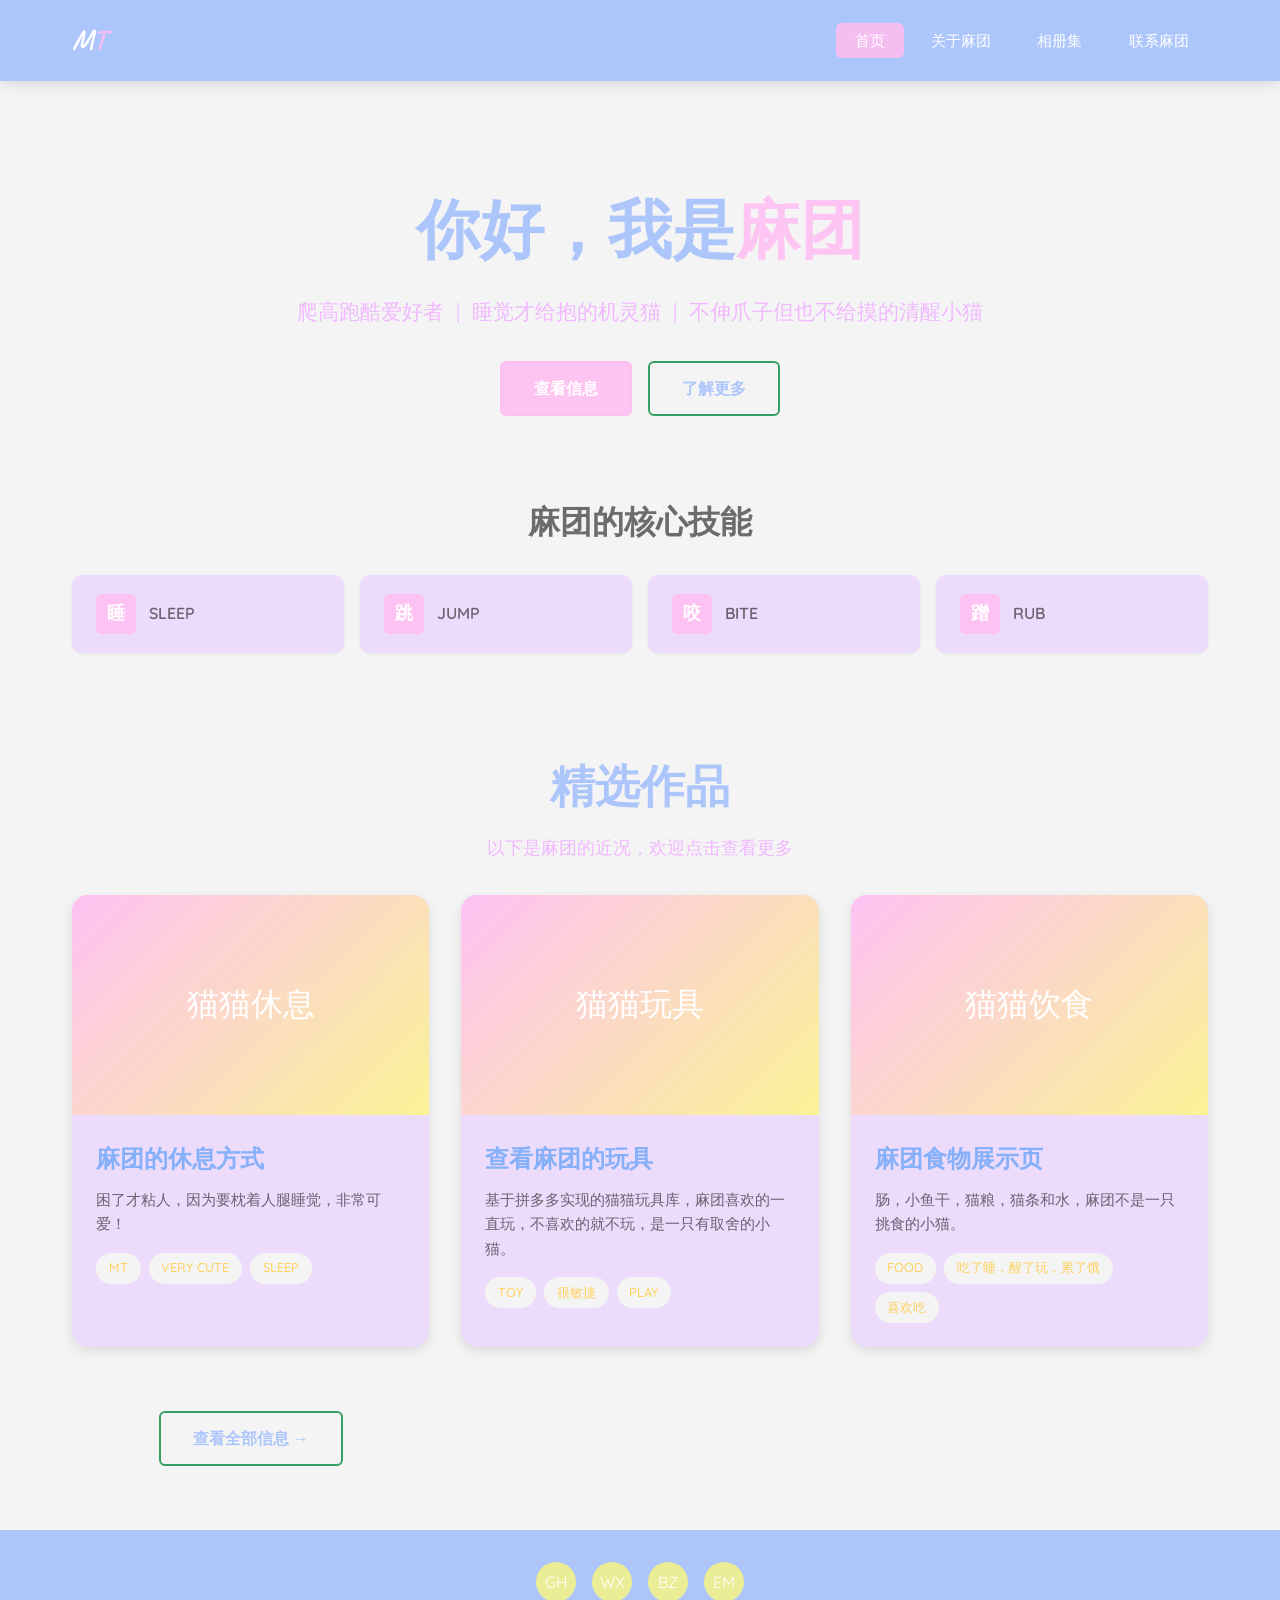
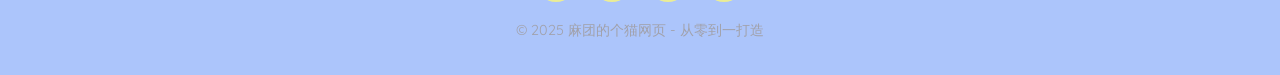
<file: index.html>
<!doctype html>
<html lang="zh-CN">
  <head>
    <meta charset="UTF-8" />
    <meta name="viewport" content="width=device-width, initial-scale=1.0" />
    <title>麻团的个猫网页</title>
    <link rel="stylesheet" href="css/style.css">
  </head>

  <body>
    <header>
      <div class="header-inner">
        <a href="index.html" class="logo">M<span>T</span></a>
        <button
          class="menu-toggle"
          onclick="document.querySelector('nav').classList.toggle('open')"
          aria-label="打开导航菜单"
        >
          ☰
        </button>
        <nav>
          <ul>
            <li><a href="index.html" class="active">首页</a></li>
            <li><a href="about.html">关于麻团</a></li>
            <li><a href="works.html">相册集</a></li>
            <li><a href="contact.html">联系麻团</a></li>
          </ul>
        </nav>
      </div>
    </header>

    <main>
      <section class="hero">
        <h1>你好，我是<span>麻团</span></h1>
        <p class="subtitle">
          爬高跑酷爱好者  |  睡觉才给抱的机灵猫  |  不伸爪子但也不给摸的清醒小猫
        </p>
        <div class="hero-cta">
          <a href="works.html" class="btn btn-primary">查看信息</a>
          <a href="about.html" class="btn btn-outline">了解更多</a>
        </div>
      </section>

    <section class="skills-section">
      <h3>麻团的核心技能</h3>
      <div class="skills-grid">
        <div class="skill-item stagger-1">
          <div class="skill-icon">睡</div>  
          <span class="skill-name">SLEEP</span>
        </div>
        <div class="skill-item stagger-2">
          <div class="skill-icon">跳</div>
          <span class="skill-name">JUMP</span>
        </div>
        <div class="skill-item stagger-3">
          <div class="skill-icon">咬</div>
          <span class="skill-name">BITE</span>
        </div>
        <div class="skill-item stagger-4">
          <div class="skill-icon">蹭</div>
          <span class="skill-name">RUB</span>
        </div>
      </div>
    </section>

    <section class="works-section" style="margin-top: 2rem;">
      <h1>精选作品</h1>
      <p class="section-desc">以下是麻团的近况，欢迎点击查看更多</p>
      <div class="works-grid">
        <div class="work-card">
          <div class="work-card-img">猫猫休息</div>
          <div class="work-info">
            <h3>麻团的休息方式</h3>
            <p>困了才粘人，因为要枕着人腿睡觉，非常可爱！</p>
            <div class="work-tags">
              <span class="tag">MT</span>
              <span class="tag">VERY CUTE</span>
              <span class="tag">SLEEP</span>
            </div>
          </div>
        </div>
      <div class="work-card">
        <div class="work-card-img">猫猫玩具</div>
        <div class="work-info">
          <h3>查看麻团的玩具</h3>
          <p>基于拼多多实现的猫猫玩具库，麻团喜欢的一直玩，不喜欢的就不玩，是一只有取舍的小猫。</p>
          <div class="work-tags">
            <span class="tag">TOY</span>
            <span class="tag">很敏捷</span>
            <span class="tag">PLAY</span>
          </div>
        </div>
      </div>
      <div class="work-card">
        <div class="work-card-img">猫猫饮食</div>
        <div class="work-info">
          <h3>麻团食物展示页</h3>
          <p>肠，小鱼干，猫粮，猫条和水，麻团不是一只挑食的小猫。</p>
          <div class="work-tags">
            <span class="tag">FOOD</span>
            <span class="tag">吃了睡，醒了玩，累了饿</span>
            <span class="tag">喜欢吃</span>
          </div>
        </div>
      </div>
      <div style="text-align: center;margin-top: 2rem;">
        <a href="works.html" class="btn btn-outline">查看全部信息 →</a>
      </div>
    </section>
 </main>

 <footer>
   <div class="footer-inner">
     <div class="footer-social">
       <a href="#" aria-label="GitHub">GH</a>
       <a href="#" aria-label="微信">WX</a>
       <a href="#" aria-label="B站">BZ</a>
       <a href="#" aria-label="邮箱">EM</a>
     </div>
     <p class="footer-copy">© 2025 麻团的个猫网页 - 从零到一打造</p>
   </div>
 </footer>
</body>
</html>
</file>
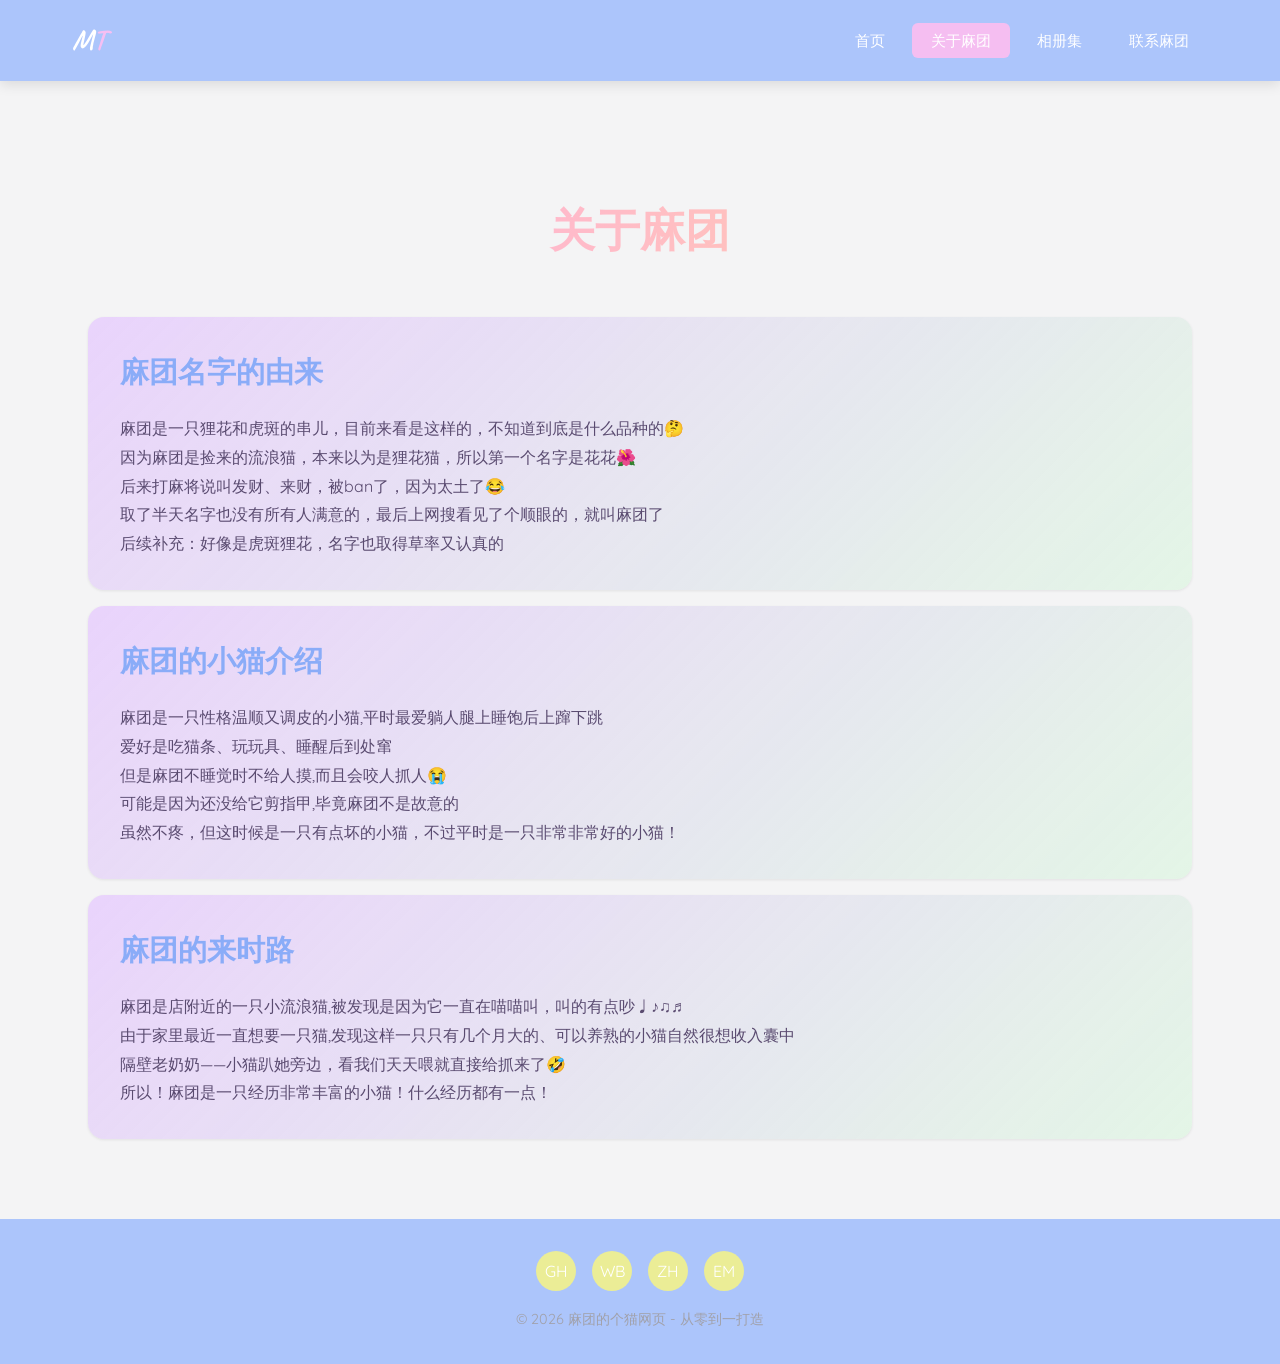
<file: about.html>
<!doctype html>
<html lang="zh-CN">
  <head>
    <meta charset="UTF-8" />
    <meta name="viewport" content="width=device-width, initial-scale=1.0" />
    <title>关于麻团 | 麻团的个猫网页</title>
    <link rel="stylesheet" href="css/style.css" />
  </head>

  <body>
    <header>
      <div class="header-inner">
        <a href="index.html" class="logo">M<span>T</span></a>
        <button
          class="menu-toggle"
          onclick="document.querySelector('nav').classList.toggle('open')"
          aria-label="打开导航菜单"
        >
          ☰
        </button>
        <nav>
          <ul>
            <li><a href="index.html">首页</a></li>
            <li><a href="about.html" class="active">关于麻团</a></li>
            <li><a href="works.html">相册集</a></li>
            <li><a href="contact.html">联系麻团</a></li>
          </ul>
        </nav>
      </div>
    </header>

    <main>
      <section class="about-section">
        <h1>关于麻团</h1>
        <!-- 网格容器，控制三张卡片横向排列 -->
        <div class=".info-grid">
          <!-- 卡片1：麻团名字的由来 -->
          <div class="info-card">
            <h3>麻团名字的由来</h3>
            <p>
              麻团是一只狸花和虎斑的串儿，目前来看是这样的，不知道到底是什么品种的🤔
            </p>
            <p>
              因为麻团是捡来的流浪猫，本来以为是狸花猫，所以第一个名字是花花🌺
            </p>
            <p>后来打麻将说叫发财、来财，被ban了，因为太土了😂</p>
            <p>
              取了半天名字也没有所有人满意的，最后上网搜看见了个顺眼的，就叫麻团了
            </p>
            <p>后续补充：好像是虎斑狸花，名字也取得草率又认真的</p>
          </div>

          <!-- 卡片2：麻团的小猫介绍 -->
          <div class="info-card">
            <h3>麻团的小猫介绍</h3>
            <p>麻团是一只性格温顺又调皮的小猫,平时最爱躺人腿上睡饱后上蹿下跳</p>
            <p>爱好是吃猫条、玩玩具、睡醒后到处窜</p>
            <p>但是麻团不睡觉时不给人摸,而且会咬人抓人😭</p>
            <p>可能是因为还没给它剪指甲,毕竟麻团不是故意的</p>
            <p>
              虽然不疼，但这时候是一只有点坏的小猫，不过平时是一只非常非常好的小猫！
            </p>
          </div>

          <!-- 卡片3：麻团的来时路 -->
          <div class="info-card">
            <h3>麻团的来时路</h3>
            <p>
              麻团是店附近的一只小流浪猫,被发现是因为它一直在喵喵叫，叫的有点吵♩♪♫♬
            </p>
            <p>
              由于家里最近一直想要一只猫,发现这样一只只有几个月大的、可以养熟的小猫自然很想收入囊中
            </p>
            <p>隔壁老奶奶——小猫趴她旁边，看我们天天喂就直接给抓来了🤣</p>
            <p>所以！麻团是一只经历非常丰富的小猫！什么经历都有一点！</p>
          </div>
        </div>
      </section>
    </main>

    <footer>
      <div class="footer-inner">
        <div class="footer-social">
          <a href="#" aria-label="GitHub">GH</a>
          <a href="#" aria-label="微博">WB</a>
          <a href="#" aria-label="知乎">ZH</a>
          <a href="#" aria-label="邮箱">EM</a>
        </div>
        <p class="footer-copy">© 2026 麻团的个猫网页 - 从零到一打造</p>
      </div>
    </footer>
  </body>
</html>
</file>
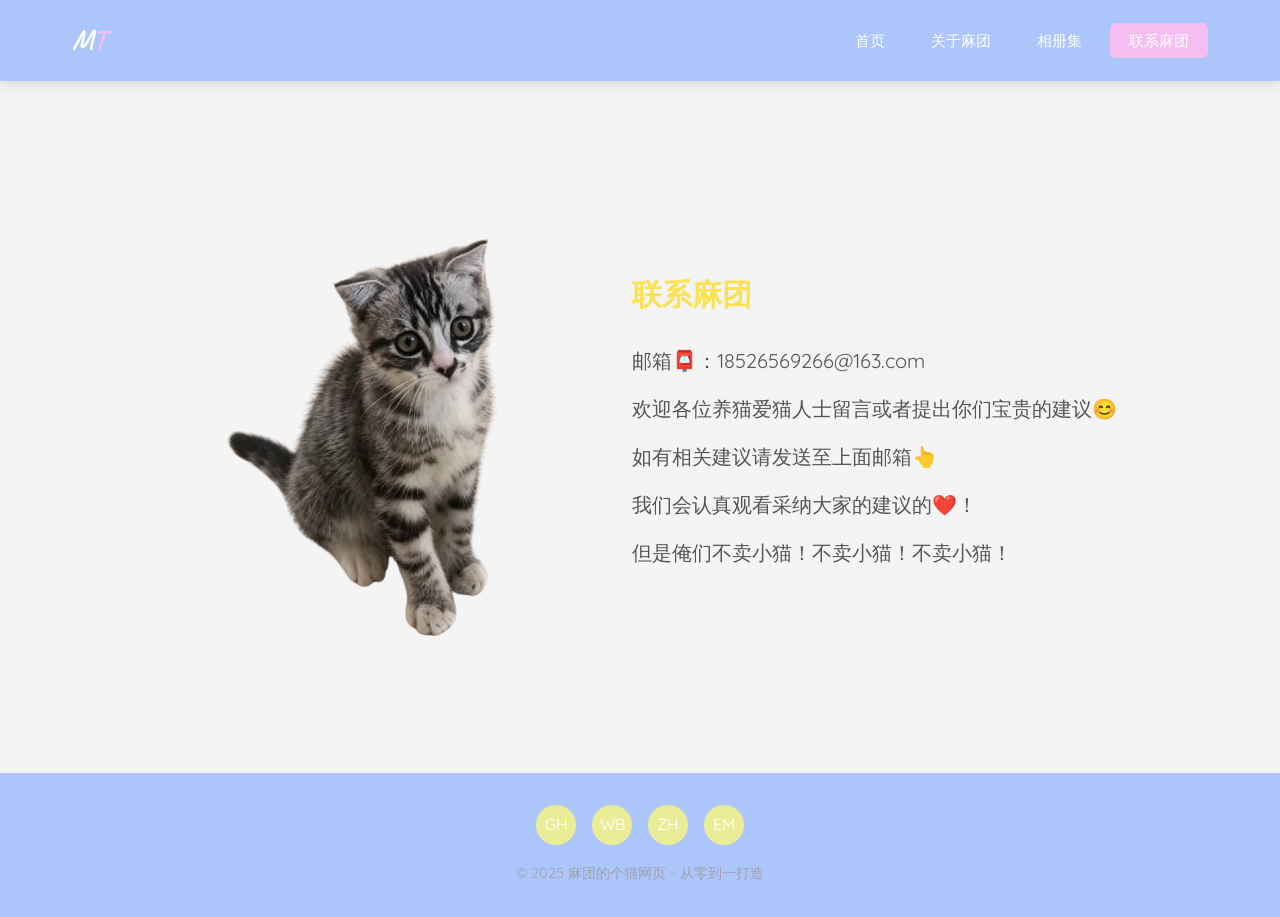
<file: contact.html>
<!doctype html>
<html lang="zh-CN">
  <head>
    <meta charset="UTF-8" />
    <meta name="viewport" content="width=device-width, initial-scale=1.0" />
    <title>联系麻团 | 麻团的个猫网页</title>
    <link rel="stylesheet" href="css/style.css" />
  </head>

  <body>
    <header>
      <div class="header-inner">
        <a href="index.html" class="logo">M<span>T</span></a>
        <button
          class="menu-toggle"
          onclick="document.querySelector('nav').classList.toggle('open')"
          aria-label="打开导航菜单"
        >
          ☰
        </button>
        <nav>
          <ul>
            <li><a href="index.html">首页</a></li>
            <li><a href="about.html">关于麻团</a></li>
            <li><a href="works.html">相册集</a></li>
            <li><a href="contact.html" class="active">联系麻团</a></li>
          </ul>
        </nav>
      </div>
    </header>

    <main>
      <section class="contact-section">
        <div class="contact-wrap">
          <div class="cat-part">
            <img
              src="cat_avatar.png"
              alt="麻团"
              title="Hi！我是麻团！I'm Matuan!"
            />
          </div>
          <div class="text-part">
            <h3 style="color: rgba(255, 218, 11, 0.693); font-size: 30px">
              联系麻团
            </h3>
            <p>邮箱📮：18526569266@163.com</p>
            <p>欢迎各位养猫爱猫人士留言或者提出你们宝贵的建议😊</p>
            <p>如有相关建议请发送至上面邮箱👆</p>
            <p>我们会认真观看采纳大家的建议的❤️！</p>
            <p>但是俺们不卖小猫！不卖小猫！不卖小猫！</p>
          </div>
        </div>
      </section>
    </main>

    <footer>
      <div class="footer-inner">
        <div class="footer-social">
          <a href="#" aria-label="GitHub">GH</a>
          <a href="#" aria-label="微博">WB</a>
          <a href="#" aria-label="知乎">ZH</a>
          <a href="#" aria-label="邮箱">EM</a>
        </div>
        <p class="footer-copy">© 2025 麻团的个猫网页 - 从零到一打造</p>
      </div>
    </footer>
  </body>
</html>
</file>
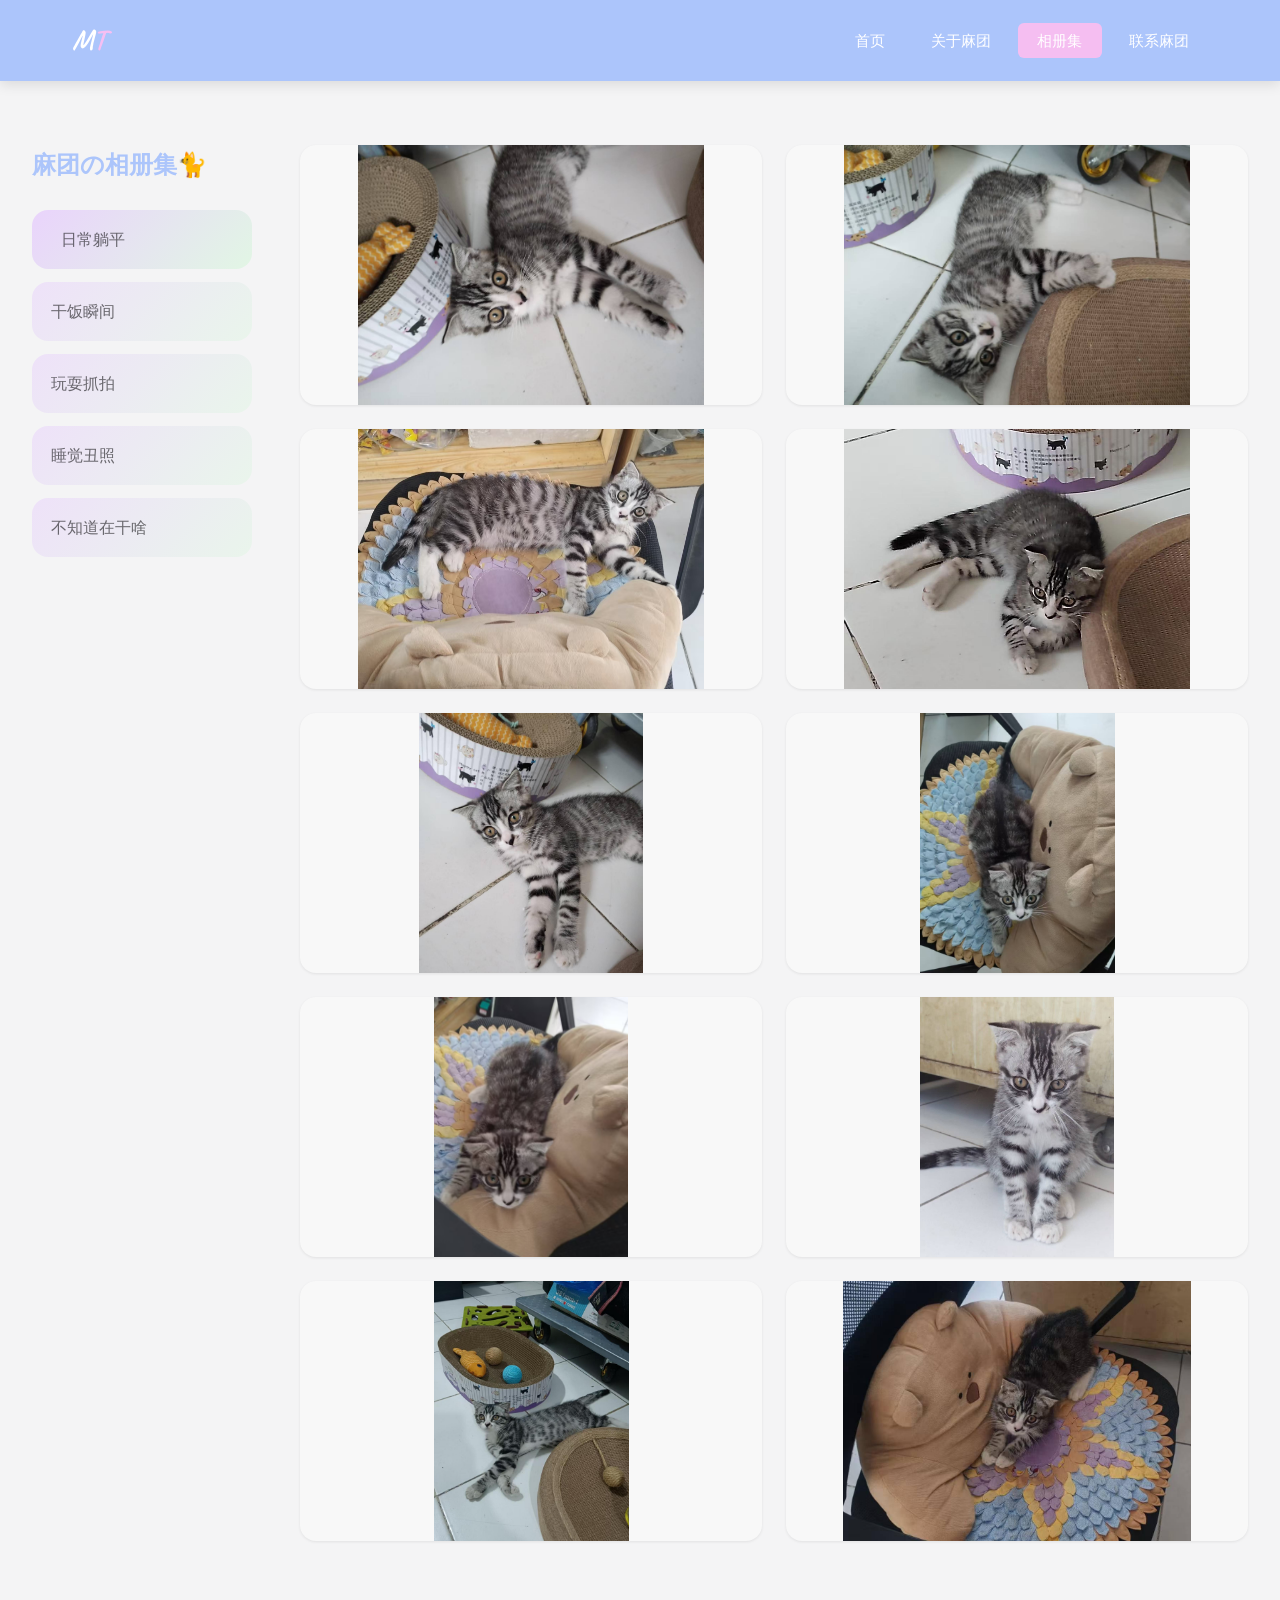
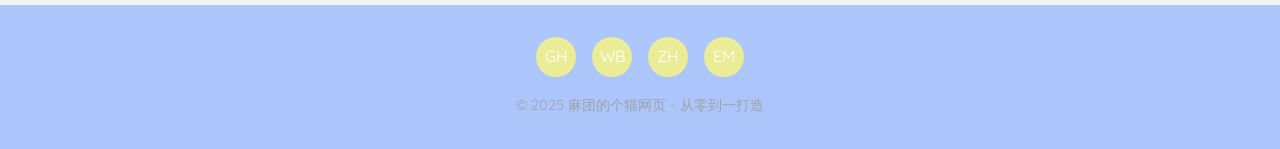
<file: works.html>
<!doctype html>
<html lang="zh-CN">
  <head>
    <meta charset="UTF-8" />
    <meta name="viewport" content="width=device-width, initial-scale=1.0" />
    <title>相册集 | 麻团的个猫网页</title>
    <link rel="stylesheet" href="css/style.css" />
  </head>
  <body>
    <header>
      <div class="header-inner">
        <a href="index.html" class="logo">M<span>T</span></a>
        <button
          class="menu-toggle"
          onclick="document.querySelector('nav').classList.toggle('open')"
          aria-label="打开导航菜单"
        >
          ☰
        </button>
        <nav>
          <ul>
            <li><a href="index.html">首页</a></li>
            <li><a href="about.html">关于麻团</a></li>
            <li><a href="works.html" class="active">相册集</a></li>
            <li><a href="contact.html">联系麻团</a></li>
          </ul>
        </nav>
      </div>
    </header>

    <main class="album-page">
      <!-- 左侧侧边栏分类 -->
      <div class="album-wrap">
        <aside class="album-sidebar">
          <h2>麻团の相册集🐈</h2>
          <ul class="album-list">
            <li class="album-item" data-target="img1">日常躺平</li>
            <li class="album-item" data-target="img2">干饭瞬间</li>
            <li class="album-item" data-target="img3">玩耍抓拍</li>
            <li class="album-item" data-target="img4">睡觉丑照</li>
            <li class="album-item" data-target="img5">不知道在干啥</li>
          </ul>
        </aside>

        <section class="album-main">
          <!-- 图片切换区域 -->
          <div class="album-img-box">
            <div class="album-img active" id="img1">
              <div class="img-wrap">
                <img
                  src="MT日常躺平1.jpg"
                  alt="日常躺平"
                  onclick="openImg(this.src)"
                />
                <span class="img-tip"
                  >最近做网页天天拍，麻团也好奇人类干啥呢吧😂</span
                >
              </div>
              <div class="img-wrap">
                <img
                  src="MT日常躺平2.jpg"
                  alt="日常躺平"
                  onclick="openImg(this.src)"
                />
              </div>
              <div class="img-wrap">
                <img
                  src="MT日常躺平3.jpg"
                  alt="日常躺平"
                  onclick="openImg(this.src)"
                />
                <span class="img-tip">猫儿这个舒适😌</span>
              </div>
              <div class="img-wrap">
                <img
                  src="MT日常躺平4.jpg"
                  alt="日常躺平"
                  onclick="openImg(this.src)"
                />
              </div>
              <div class="img-wrap">
                <img
                  src="MT日常躺平5.jpg"
                  alt="日常躺平"
                  onclick="openImg(this.src)"
                />
              </div>
              <div class="img-wrap">
                <img
                  src="MT日常躺平6.jpg"
                  alt="日常躺平"
                  onclick="openImg(this.src)"
                />
                <span class="img-tip"
                  >漂亮小猫(♥∀♥)！好看！Very very very beautiful！</span
                >
              </div>
              <div class="img-wrap">
                <img
                  src="MT日常躺平7.jpg"
                  alt="日常躺平"
                  onclick="openImg(this.src)"
                />
              </div>
              <div class="img-wrap">
                <img
                  src="MT日常躺平8.jpg"
                  alt="日常躺平"
                  onclick="openImg(this.src)"
                />
                <span class="img-tip">莫名有种犯错被训的感觉</span>
              </div>
              <div class="img-wrap">
                <img
                  src="MT日常躺平9.jpg"
                  alt="日常躺平"
                  onclick="openImg(this.src)"
                />
              </div>
              <div class="img-wrap">
                <img
                  src="MT日常躺平10.jpg"
                  alt="日常躺平"
                  onclick="openImg(this.src)"
                />
              </div>
            </div>
            <div class="album-img" id="img2">
              <div class="img-wrap">
                <img
                  src="MT干饭瞬间1.jpg"
                  alt="干饭瞬间"
                  onclick="openImg(this.src)"
                />
              </div>
              <div class="img-wrap">
                <img
                  src="MT干饭瞬间2.jpg"
                  alt="干饭瞬间"
                  onclick="openImg(this.src)"
                />
                <span class="img-tip"
                  >可能是因为一直拍，小猫好奇又有点不耐烦了吧😹</span
                >
              </div>
              <div class="img-wrap">
                <img
                  src="MT干饭瞬间3.jpg"
                  alt="干饭瞬间"
                  onclick="openImg(this.src)"
                />
              </div>
              <div class="img-wrap">
                <img
                  src="MT干饭瞬间4.jpg"
                  alt="干饭瞬间"
                  onclick="openImg(this.src)"
                />
                <span class="img-tip">香！给到夯👌</span>
              </div>
              <div class="img-wrap">
                <img
                  src="MT干饭瞬间5.jpg"
                  alt="干饭瞬间"
                  onclick="openImg(this.src)"
                />
              </div>
              <div class="img-wrap">
                <img
                  src="MT干饭瞬间6.jpg"
                  alt="干饭瞬间"
                  onclick="openImg(this.src)"
                />
              </div>
            </div>
            <div class="album-img" id="img3">
              <div class="img-wrap">
                <img
                  src="MT玩耍抓拍1.jpg"
                  alt="玩耍抓拍"
                  onclick="openImg(this.src)"
                />
                <span class="img-tip"
                  >最近特别喜欢上蹿下跳，尤其是椅子背和人后背</span
                >
              </div>
              <div class="img-wrap">
                <img
                  src="MT玩耍抓拍2.jpg"
                  alt="玩耍抓拍"
                  onclick="openImg(this.src)"
                />
              </div>
              <div class="img-wrap">
                <img
                  src="MT玩耍抓拍3.jpg"
                  alt="玩耍抓拍"
                  onclick="openImg(this.src)"
                />
                <span class="img-tip"
                  >有点丑，再吃胖儿点就好了❤️，尾巴都甩出残影了</span
                >
              </div>
              <div class="img-wrap">
                <img
                  src="MT玩耍抓拍4.jpg"
                  alt="玩耍抓拍"
                  onclick="openImg(this.src)"
                />
              </div>
              <div class="img-wrap">
                <img
                  src="MT玩耍抓拍5.jpg"
                  alt="玩耍抓拍"
                  onclick="openImg(this.src)"
                />
                <span class="img-tip">3块钱新购入的逗猫棒——很喜欢🥰</span>
              </div>
              <div class="img-wrap">
                <img
                  src="MT玩耍抓拍6.jpg"
                  alt="玩耍抓拍"
                  onclick="openImg(this.src)"
                />
                <span class="img-tip">后面那个球虽是旧爱，但也没失宠哈</span>
              </div>
              <div class="img-wrap">
                <img
                  src="MT玩耍抓拍7.jpg"
                  alt="玩耍抓拍"
                  onclick="openImg(this.src)"
                />
                <span class="img-tip">依旧三块钱购入新玩具——爱玩😻，</span>
              </div>
              <div class="img-wrap">
                <img
                  src="MT玩耍抓拍8.jpg"
                  alt="玩耍抓拍"
                  onclick="openImg(this.src)"
                />
                <span class="img-tip"
                  >麻团甚至可以伸两个爪子通过洞抓住球，聪明的小猫！</span
                >
              </div>
            </div>
            <div class="album-img" id="img4">
              <div class="img-wrap">
                <img
                  src="MT睡觉丑照1.jpg"
                  alt="睡觉丑照"
                  onclick="openImg(this.src)"
                />
                <span class="img-tip">其实我觉得这张挺好看的😌</span>
              </div>
              <div class="img-wrap">
                <img
                  src="MT睡觉丑照2.jpg"
                  alt="睡觉丑照"
                  onclick="openImg(this.src)"
                />
                <span class="img-tip">这张就很丑了😄</span>
              </div>
            </div>
            <div class="album-img" id="img5">
              <div class="img-wrap">
                <img
                  src="MT不知道在干啥1.jpg"
                  alt="不知道在干啥"
                  onclick="openImg(this.src)"
                />
                <span class="img-tip">大眼小猫😻！</span>
              </div>
              <div class="img-wrap">
                <img
                  src="MT不知道在干啥2.jpg"
                  alt="不知道在干啥"
                  onclick="openImg(this.src)"
                />
              </div>
              <div class="img-wrap">
                <img
                  src="MT不知道在干啥3.jpg"
                  alt="不知道在干啥"
                  onclick="openImg(this.src)"
                />
                <span class="img-tip">不给摸，好多人摸嫌烦了😒</span>
              </div>
              <div class="img-wrap">
                <img
                  src="MT不知道在干啥4.jpg"
                  alt="不知道在干啥"
                  onclick="openImg(this.src)"
                />
              </div>
              <div class="img-wrap">
                <img
                  src="MT不知道在干啥5.jpg"
                  alt="不知道在干啥"
                  onclick="openImg(this.src)"
                />
                <span class="img-tip">醒着的时候不给摸，一直跑🐈</span>
              </div>
              <div class="img-wrap">
                <img
                  src="MT不知道在干啥6.jpg"
                  alt="不知道在干啥"
                  onclick="openImg(this.src)"
                />
              </div>
              <div class="img-wrap">
                <img
                  src="MT不知道在干啥7.jpg"
                  alt="不知道在干啥"
                  onclick="openImg(this.src)"
                />
                <span class="img-tip">👀你看我干啥！</span>
              </div>
              <div class="img-wrap">
                <img
                  src="MT不知道在干啥8.jpg"
                  alt="不知道在干啥"
                  onclick="openImg(this.src)"
                />
              </div>
              <div class="img-wrap">
                <img
                  src="MT不知道在干啥9.jpg"
                  alt="不知道在干啥"
                  onclick="openImg(this.src)"
                />
                <span class="img-tip"
                  >家人喂麻雀吸引到它了，跑过去歪头看🧐</span
                >
              </div>
              <div class="img-wrap">
                <img
                  src="MT不知道在干啥10.jpg"
                  alt="不知道在干啥"
                  onclick="openImg(this.src)"
                />
              </div>
              <div class="img-wrap">
                <img
                  src="MT不知道在干啥11.jpg"
                  alt="不知道在干啥"
                  onclick="openImg(this.src)"
                />
              </div>
              <div class="img-wrap">
                <img
                  src="MT不知道在干啥12.jpg"
                  alt="不知道在干啥"
                  onclick="openImg(this.src)"
                />
                <span class="img-tip">莫名忧郁😢</span>
              </div>
            </div>
          </div>
        </section>
      </div>
    </main>

    <script>
      const items = document.querySelectorAll(".album-item");
      const imgBoxes = document.querySelectorAll(".album-img");

      items.forEach((item) => {
        item.addEventListener("mouseenter", () => {
          // 清除所有激活状态
          imgBoxes.forEach((box) => box.classList.remove("active"));
          items.forEach((li) => li.classList.remove("active"));

          // 当前条目激活
          item.classList.add("active");
          const targetId = item.getAttribute("data-target");
          // 同步显示对应图片、对应视频
          document.getElementById(targetId).classList.add("active");
        });
      });
      // 页面默认激活第一项
      items[0].classList.add("active");
      // 视频仅自动播放一次，结束后停止自动播放
      window.addEventListener("load", function () {
        const video = document.querySelector(".auto-once-video");
        if (!video) return;
        // 捕获自动播放拦截报错，不阻断页面
        const tryPlay = async () => {
          try {
            await video.play();
          } catch (err) {
            console.log("浏览器拦截自动播放，请手动点击播放按钮");
          }
        };
        tryPlay();
        // 播放结束自动暂停，不再自动重播
        video.addEventListener("ended", function () {
          this.pause();
          this.autoplay = false;
        });
      });
      // 图片放大弹窗逻辑
      function openImg(src) {
        // 创建遮罩层
        const mask = document.createElement("div");
        mask.id = "imgMask";
        mask.style.cssText = `
    position: fixed;
    top: 0;
    left: 0;
    width: 100vw;
    height: 100vh;
    background: rgba(0,0,0,0.9);
    display: flex;
    align-items: center;
    justify-content: center;
    z-index: 9999;
    cursor: zoom-out;
  `;
        // 创建大图
        const bigImg = document.createElement("img");
        bigImg.src = src;
        bigImg.style.cssText = `
    max-width: 90%;
    max-height: 90%;
    object-fit: contain;
    border-radius: 6px;
  `;
        // 点击遮罩任意位置关闭
        mask.onclick = function () {
          mask.remove();
        };
        mask.appendChild(bigImg);
        document.body.appendChild(mask);
      }
    </script>

    <footer>
      <div class="footer-inner">
        <div class="footer-social">
          <a href="#" aria-label="GitHub">GH</a>
          <a href="#" aria-label="微博">WB</a>
          <a href="#" aria-label="知乎">ZH</a>
          <a href="#" aria-label="邮箱">EM</a>
        </div>
        <p class="footer-copy">© 2025 麻团的个猫网页 - 从零到一打造</p>
      </div>
    </footer>
  </body>
</html>
</file>
<file: css/style.css>
@import url("https://fonts.googleapis.com/css2?family=Caveat:wght@400;500;600;700&family=Quicksand:wght@300;400;500;600;700&display=swap");
:root {
  --primary-color: #ffbef1e2;
  --secondary-color: #acc5fb;
  --third-color: #8aacf8;
  --accent-color: #fffa76c1;
  --work-color: #ffd15c;
  --title-color: #86b0fa;
  --text-color: #09090b93;
  --light-text: #f1b8ff;
  --light-bg: #f4f4f5;
  --card-bg: #e4c3ff83;
  --border-color: #00893cc9;
  --hover-bg: #f4f4f5;
  --shadow-sm: 0 1px 3px rgba(0, 0, 0, 0.08);
  --shadow-md: 0 4px 12px rgba(0, 0, 0, 0.1);
  --shadow-lg: 0 8px 24px rgba(0, 0, 0, 0.12);
  --radius-sm: 6px;
  --radius-md: 10px;
  --radius-lg: 16px;
  --font-heading: "Caveat", cursive;
  --font-body: "Quicksand", sans-serif;
  --transition-fast: 200ms ease;
  --transition-normal: 300ms ease;
  --transition-slow: 500ms ease;
}

* {
  margin: 0;
  padding: 0;
  box-sizing: border-box;
}

html {
  scroll-behavior: smooth;
}

body {
  font-family: var(--font-body);
  line-height: 1.7;
  color: var(--text-color);
  background-color: var(--light-bg);
  min-height: 100vh;
  display: flex;
  flex-direction: column;
}

img {
  max-width: 100%;
  height: auto;
  display: block;
}

a {
  color: var(--primary-color);
  text-decoration: none;
  transition: color var(--transition-fast);
}

a:hover {
  color: var(--secondary-color);
}

header {
  background-color: var(--secondary-color);
  padding: 0;
  position: sticky;
  top: 0;
  z-index: 100;
  box-shadow: var(--shadow-md);
}

.header-inner {
  max-width: 1200px;
  margin: 0 auto;
  padding: 1rem 2rem;
  display: flex;
  align-items: center;
  justify-content: space-between;
}

.logo {
  font-family: var(--font-heading);
  font-size: 1.8rem;
  font-weight: 700;
  color: #ffffff;
  letter-spacing: 1px;
}

.logo span {
  color: var(--primary-color);
}

nav ul {
  display: flex;
  justify-content: flex-end;
  gap: 0.5rem;
  list-style: none;
  padding: 0;
}

nav a {
  color: #ffffff;
  padding: 0.5rem 1.2rem;
  border-radius: var(--radius-sm);
  transition:
    background-color var(--transition-normal),
    color var(--transition-normal);
  font-weight: 500;
  font-size: 0.95rem;
  cursor: pointer;
}

nav a:hover,
nav a.active {
  background-color: var(--primary-color);
  color: #ffffff;
}

.menu-toggle {
  display: none;
  background: none;
  border: none;
  color: #ffffff;
  font-size: 1.5rem;
  cursor: pointer;
  padding: 0.5rem;
}

main {
  flex: 1;
  max-width: 1200px;
  margin: 0 auto;
  padding: 2rem;
  width: 100%;
}

.hero {
  text-align: center;
  padding: 4rem 2rem 3rem;
  animation: fadeIn 0.8s ease-out forwards;
}

.hero h1 {
  font-family: var(--font-heading);
  font-size: 3.5rem;
  font-weight: 700;
  color: var(--secondary-color);
  margin-bottom: 0.5rem;
}

.hero h1 span {
  color: var(--primary-color);
}

.hero .subtitle {
  font-size: 1.3rem;
  color: var(--light-text);
  margin-bottom: 2rem;
  font-weight: 400;
}

.hero-cta {
  display: inline-flex;
  gap: 1rem;
  justify-content: center;
  flex-wrap: wrap;
}

.btn {
  display: inline-block;
  padding: 0.75rem 2rem;
  border-radius: var(--radius-sm);
  font-weight: 600;
  font-size: 1rem;
  cursor: pointer;
  transition: all var(--transition-normal);
  border: 2px solid transparent;
  font-family: var(--font-body);
}

.btn-primary {
  background-color: var(--primary-color);
  color: #ffffff;
  border-color: var(--primary-color);
}

.btn-primary:hover {
  background-color: #1d4ed8;
  border-color: #1d4ed8;
  transform: translateY(-2px);
  box-shadow: var(--shadow-md);
}

.btn-outline {
  background-color: transparent;
  color: var(--secondary-color);
  border-color: var(--border-color);
}

.btn-outline:hover {
  border-color: var(--primary-color);
  color: var(--primary-color);
  transform: translateY(-2px);
}

.about-section {
  padding: 2rem 0;
  animation: fadeIn 0.6s ease-out forwards;
}

.about-section h1 {
  font-family: var(--font-heading);
  font-size: 2.8rem;
  color: var(--secondary-color);
  margin-bottom: 2rem;
  text-align: center;
}

.profile {
  display: flex;
  flex-direction: column;
  align-items: center;
  padding: 2rem;
  background: var(--card-bg);
  border-radius: var(--radius-lg);
  box-shadow: var(--shadow-md);
  margin-bottom: 2rem;
}

.profile-img {
  width: 160px;
  height: 160px;
  border-radius: 50%;
  object-fit: cover;
  border: 4px solid var(--primary-color);
  margin-bottom: 1.5rem;
  background: var(--hover-bg);
}

.bio {
  text-align: center;
}

.bio h2 {
  font-family: var(--font-heading);
  font-size: 2rem;
  color: var(--secondary-color);
  margin-bottom: 0.3rem;
}

.bio .role {
  color: var(--primary-color);
  font-weight: 500;
  font-size: 1.1rem;
  margin-bottom: 1rem;
}

.bio p {
  color: var(--light-text);
  max-width: 600px;
  line-height: 1.8;
}

/* Skills Section */
.skills-section {
  padding: 2rem 0;
}

.skills-section h3 {
  font-family: var(--font-heading);
  font-size: 2rem;
  color: var(--worktitle-color);
  margin-bottom: 1.5rem;
  text-align: center;
}

.skills-grid {
  display: grid;
  grid-template-columns: repeat(auto‑fill, minmax(200px, 1fr));
  gap: 1rem;
}

.skill-item {
  background: var(--card-bg);
  padding: 1.2rem 1.5rem;
  border-radius: var(--radius-md);
  box-shadow: var(--shadow-sm);
  display: flex;
  align-items: center;
  gap: 0.8rem;
  transition:
    transform var(--transition-normal),
    box-shadow var(--transition-normal);
  cursor: default;
  opacity: 0;
  animation: fadeIn 0.5s ease-out forwards;
}

.skill-item:hover {
  transform: translateY(-3px);
  box-shadow: var(--shadow-md);
}

.skill-icon {
  width: 40px;
  height: 40px;
  background: var(--primary-color);
  border-radius: var(--radius-sm);
  display: flex;
  align-items: center;
  justify-content: center;
  color: #ffffff;
  font-size: 1.1rem;
  font-weight: 700;
  font-family: var(--font-heading);
}

.skill-name {
  font-weight: 600;
  color: var(--text-color);
}

/* Education & Interests */
.info-grid {
  display: grid;
  grid-template-columns: repeat(auto-fit, minmax(300px, 1fr));
  gap: 2rem;
  margin-top: 2rem;
}

.info-card {
  background: var(--card-bg);
  padding: 2rem;
  border-radius: var(--radius-lg);
  box-shadow: var(--shadow-sm);
  background: linear-gradient(135deg, #e4c3ffa8, #caf8cf62);
  margin: 1rem;
}

.info-card h3 {
  font-family: var(--font-heading);
  font-size: 1.8rem;
  color: var(--third-color);
  margin-bottom: 1rem;
}

.info-card p {
  color: #5a4b70;
  line-height: 1.8;
}

.info-card ul {
  list-style: none;
}

.info-card li {
  padding: 0.5rem 0;
  color: var(--light-text);
  border-bottom: 1px solid var(--border-color);
  display: flex;
  align-items: center;
  gap: 0.5rem;
}

.info-card li:last-child {
  border-bottom: none;
}

.info-card li .dot {
  width: 8px;
  height: 8px;
  background: var(--primary-color);
  border-radius: 50%;
  display: inline-block;
}

/* ==============================
Works Section (作品集)
================================ */
.works-section {
  padding: 2rem 0;
  animation: fadeIn 0.6s ease-out forwards;
}

.works-section h1 {
  font-family: var(--font-heading);
  font-size: 2.8rem;
  color: var(--secondary-color);
  margin-bottom: 0.5rem;
  text-align: center;
}

.works-section .section-desc {
  text-align: center;
  color: var(--light-text);
  margin-bottom: 2rem;
  font-size: 1.1rem;
}

.works-grid {
  display: grid;
  grid-template-columns: repeat(auto-fill, minmax(320px, 1fr));
  gap: 2rem;
}

.work-card {
  background: var(--card-bg);
  border-radius: var(--radius-lg);
  box-shadow: var(--shadow-md);
  overflow: hidden;
  transition:
    transform var(--transition-normal),
    box-shadow var(--transition-normal);
  cursor: pointer;
}

.work-card:hover {
  transform: translateY(-6px);
  box-shadow: var(--shadow-lg);
}

.work-card-img {
  width: 100%;
  height: 220px;
  object-fit: cover;
  background: linear-gradient(
    135deg,
    var(--primary-color),
    var(--accent-color)
  );
  display: flex;
  align-items: center;
  justify-content: center;
  color: #ffffff;
  font-family: var(--font-heading);
  font-size: 2rem;
  position: relative;
  overflow: hidden;
}

.work-card-img::after {
  content: "";
  position: absolute;
  inset: 0;
  background: rgba(37, 99, 235, 0);
  transition: background var(--transition-normal);
}

.work-card:hover .work-card-img::after {
  background: rgba(37, 99, 235, 0.15);
}

.work-info {
  padding: 1.5rem;
}

.work-info h3 {
  font-family: var(--font-heading);
  font-size: 1.5rem;
  color: var(--title-color);
  margin-bottom: 0.5rem;
}

.work-info p {
  color: var(--text-color);
  font-size: 0.95rem;
  line-height: 1.6;
  margin-bottom: 1rem;
}

.work-tags {
  display: flex;
  gap: 0.5rem;
  flex-wrap: wrap;
}

.tag {
  background: var(--hover-bg);
  color: var(--work-color);
  padding: 0.3rem 0.8rem;
  border-radius: 20px;
  font-size: 0.8rem;
  font-weight: 500;
}

/* ==============================
Contact Section (联系我)
================================ */
.contact-section {
  padding: 2rem 0;
  animation: fadeIn 0.6s ease-out forwards;
}

.contact-section h1 {
  font-family: var(--font-heading);
  font-size: 2.8rem;
  color: var(--secondary-color);
  margin-bottom: 0.5rem;
  text-align: center;
}

.contact-section .section-desc {
  text-align: center;
  color: var(--light-text);
  margin-bottom: 2rem;
  font-size: 1.1rem;
}

.contact-grid {
  display: grid;
  grid-template-columns: 1fr;
  gap: 2rem;
}

.contact-info-card {
  background: var(--card-bg);
  padding: 2rem;
  border-radius: var(--radius-lg);
  box-shadow: var(--shadow-md);
  text-align: center;
}

.contact-methods {
  display: flex;
  flex-direction: column;
  gap: 1.5rem;
  margin-top: 1.5rem;
}

.contact-method {
  display: flex;
  align-items: center;
  gap: 1rem;
  padding: 1rem;
  border-radius: var(--radius-md);
  background: var(--light-bg);
  transition:
    transform var(--transition-normal),
    box-shadow var(--transition-normal);
  cursor: pointer;
}

.contact-method:hover {
  transform: translateY(-2px);
  box-shadow: var(--shadow-sm);
}

.contact-method-icon {
  width: 48px;
  height: 48px;
  background: var(--primary-color);
  border-radius: var(--radius-sm);
  display: flex;
  align-items: center;
  justify-content: center;
  color: #ffffff;
  font-size: 1.2rem;
}

.contact-method-label {
  font-weight: 600;
  color: var(--text-color);
}

.contact-method-value {
  color: var(--light-text);
  font-size: 0.9rem;
}

/* Contact Form */
.contact-form-card {
  background: var(--card-bg);
  padding: 2rem;
  border-radius: var(--radius-lg);
  box-shadow: var(--shadow-md);
}

.contact-form-card h3 {
  font-family: var(--font-heading);
  font-size: 1.8rem;
  color: var(--secondary-color);
  margin-bottom: 1.5rem;
  text-align: center;
}

.form-group {
  margin-bottom: 1.5rem;
}

.form-group label {
  display: block;
  font-weight: 600;
  color: var(--text-color);
  margin-bottom: 0.5rem;
  font-size: 0.95rem;
}

.form-group input,
.form-group textarea {
  width: 100%;
  padding: 0.8rem 1rem;
  border: 2px solid var(--border-color);
  border-radius: var(--radius-sm);
  font-family: var(--font-body);
  font-size: 1rem;
  color: var(--text-color);
  background: var(--light-bg);
  transition:
    border-color var(--transition-fast),
    box-shadow var(--transition-fast);
  outline: none;
}

.form-group input:focus,
.form-group textarea:focus {
  border-color: var(--primary-color);
  box-shadow: 0 0 0 3px rgba(37, 99, 235, 0.15);
}

.form-group textarea {
  min-height: 120px;
  resize: vertical;
}

.btn-submit {
  width: 100%;
  padding: 0.9rem;
  background-color: var(--primary-color);
  color: #ffffff;
  border: none;
  border-radius: var(--radius-sm);
  font-family: var(--font-body);
  font-size: 1rem;
  font-weight: 600;
  cursor: pointer;
  transition: all var(--transition-normal);
}

.btn-submit:hover {
  background-color: #1d4ed8;
  transform: translateY(-2px);
  box-shadow: var(--shadow-md);
}

/* ==============================
Footer
================================ */
footer {
  background-color: var(--secondary-color);
  color: #ffffff;
  padding: 2rem;
  margin-top: auto;
}

.footer-inner {
  max-width: 1200px;
  margin: 0 auto;
  display: flex;
  flex-direction: column;
  align-items: center;
  gap: 1rem;
}

.footer-social {
  display: flex;
  gap: 1rem;
}

.footer-social a {
  width: 40px;
  height: 40px;
  border-radius: 50%;
  background: var(--accent-color);
  display: flex;
  align-items: center;
  justify-content: center;
  color: #ffffff;
  transition:
    background-color var(--transition-normal),
    transform var(--transition-normal);
  cursor: pointer;
  font-size: 1rem;
}

.footer-social a:hover {
  background-color: var(--primary-color);
  transform: translateY(-3px);
}

.footer-copy {
  font-size: 0.9rem;
  color: #a1a1aa;
}

/* ==============================
Animations
================================ */
@keyframes fadeIn {
  from {
    opacity: 0;
    transform: translateY(20px);
  }
  to {
    opacity: 1;
    transform: translateY(0);
  }
}

@keyframes slideInLeft {
  from {
    opacity: 0;
    transform: translateX(-30px);
  }
  to {
    opacity: 1;
    transform: translateX(0);
  }
}

@keyframes slideInRight {
  from {
    opacity: 0;
    transform: translateX(30px);
  }
  to {
    opacity: 1;
    transform: translateX(0);
  }
}

/* Staggered animation delays */
.stagger-1 {
  animation-delay: 0.1s;
}
.stagger-2 {
  animation-delay: 0.2s;
}
.stagger-3 {
  animation-delay: 0.3s;
}
.stagger-4 {
  animation-delay: 0.4s;
}
.stagger-5 {
  animation-delay: 0.5s;
}
.stagger-6 {
  animation-delay: 0.6s;
}
.stagger-7 {
  animation-delay: 0.7s;
}
.stagger-8 {
  animation-delay: 0.8s;
}

/* Reduced motion preference */
@media (prefers-reduced-motion: reduce) {
  *,
  *::before,
  *::after {
    animation-duration: 0.01ms !important;
    animation-iteration-count: 1 !important;
    transition-duration: 0.01ms !important;
  }
}

/* ==============================
Responsive Design
================================ */
@media (min-width: 768px) {
  .profile {
    flex-direction: row;
    justify-content: center;
    gap: 2rem;
    text-align: left;
  }
  .profile-img {
    margin-bottom: 0;
    margin-right: 0;
  }
  .bio {
    text-align: left;
  }
  .info-grid {
    grid-template-columns: 1fr 1fr;
  }
  .contact-grid {
    grid-template-columns: 1fr 1fr;
  }
  .hero h1 {
    font-size: 4rem;
  }
}

@media (min-width: 1024px) {
  .works-grid {
    grid-template-columns: repeat(3, 1fr);
  }
  .skills-grid {
    grid-template-columns: repeat(4, 1fr);
  }
}

/* Mobile responsive */
@media (max-width: 767px) {
  .album-wrap {
    flex-direction: column;
  }
  .album-sidebar {
    width: 100%;
  }
}
@media (max-width: 767px) {
  .header-inner {
    padding: 0.8rem 1rem;
  }
  .menu-toggle {
    display: block;
  }
  nav {
    display: none;
    width: 100%;
    order: 3;
  }
  nav.open {
    display: block;
  }
  nav ul {
    flex-direction: column;
    gap: 0;
    padding: 0.5rem 0;
  }
  nav a {
    display: block;
    padding: 0.8rem 1rem;
    border-radius: 0;
  }
  .header-inner {
    flex-wrap: wrap;
  }
  .hero {
    padding: 2rem 1rem;
  }
  .hero h1 {
    font-size: 2.5rem;
  }
  .hero .subtitle {
    font-size: 1rem;
  }
  main {
    padding: 1rem;
  }
  .works-grid {
    grid-template-columns: 1fr;
  }
  .skills-grid {
    grid-template-columns: repeat(2, 1fr);
  }
  .work-card-img {
    height: 180px;
  }
}

/* 整体页面：垂直排列，视频通栏，下方才是左右分栏 */
.album-page {
  max-width: 1400px;
  margin: 4rem auto;
  padding: 0 2rem;
  display: flex;
  flex-direction: column;
  gap: 3rem;
}

/* 下方图片区域 左右分栏 */
.album-wrap {
  display: flex;
  gap: 3rem;
  align-items: flex-start;
}

/* 侧边栏不变 */
.album-sidebar {
  width: 220px;
  flex-shrink: 0;
}
.album-sidebar h2 {
  color: var(--secondary-color);
  margin-bottom: 1.5rem;
  font-family: var(--font-heading);
}
.album-main {
  flex: 1; /* 自动瓜分所有剩余横向空间 */
}
.album-list {
  list-style: none;
}
.album-item {
  padding: 1rem 1.2rem;
  margin-bottom: 0.8rem;
  border-radius: var(--radius-lg);
  background: linear-gradient(135deg, #e4c3ff60, #caf8cf40);
  cursor: pointer;
  transition: all 0.3s ease;
}

.album-item:hover,
.album-item.active {
  background: linear-gradient(135deg, #e4c3ffa8, #caf8cf70);
  padding-left: 1.8rem;
}

/* 图片外层容器，预留固定高度，防止页面上下跳动 */
.album-img-box {
  min-height: 560px;
  width: 100%;
}
/* 默认隐藏图集 */
.album-img {
  display: none;
  gap: 1.5rem;
  flex-wrap: wrap;
  width: 100%;
}
/* 激活才显示 */
.album-img.active {
  display: flex;
}
/* 图片外层包裹层，用来承载注释气泡 */
.img-wrap {
  flex: 1 1 calc(50% - 0.8rem);
  min-width: 260px;
  position: relative;
}
/* 图片样式 */
.img-wrap img {
  width: 100%;
  height: 260px;
  border-radius: var(--radius-lg);
  box-shadow: var(--shadow-sm);
  transition: 0.3s ease;
  object-fit: contain;
  background: #f8f8f8;
  will-change: transform;
  backface-visibility: hidden;
  cursor: zoom-in;
}
.img-wrap img:hover {
  transform: scale(1.02);
}
/* 注释气泡样式 */
.img-tip {
  position: absolute;
  left: 50%;
  bottom: 10px;
  transform: translateX(-50%);
  padding: 6px 12px;
  background: rgba(0, 0, 0, 0.7);
  color: #fff;
  font-size: 14px;
  border-radius: 8px;
  white-space: nowrap;
  opacity: 0;
  visibility: hidden;
  transition: 0.2s ease;
  pointer-events: none;
}
.img-wrap:hover .img-tip {
  opacity: 1;
  visibility: visible;
}

/* 仅关于麻团页面标题渐变，其他页面不受影响 */
.about-section h1 {
  font-size: 2.8rem;
  text-align: center;
  margin: 3rem 0;
  background: linear-gradient(90deg, #ffa9ea, #ffe57b, #92e4ff);
  background-size: 300% 300%;
  -webkit-background-clip: text;
  background-clip: text;
  color: transparent;
  animation: flowGradient 6s infinite ease;
}
@keyframes flowGradient {
  0% {
    background-position: 0% 50%;
  }
  50% {
    background-position: 100% 50%;
  }
  100% {
    background-position: 0% 50%;
  }
}

.contact-section {
  width: 100%;
  min-height: 600px;
  display: flex;
  align-items: center;
  justify-content: center;
  padding: 4rem 2rem;
  box-sizing: border-box;
}

.contact-wrap {
  display: flex;
  align-items: center;
  gap: 3rem; /* 拉开间距，文字往页面中间收 */
  max-width: 1100px;
  position: relative;
}

/* 1. 猫咪放大 + 向左下偏移 */
.cat-part {
  position: relative;
}
.cat-part::after {
  content: "Hi！我是麻团！I'm Matuan!";
  position: absolute;
  bottom: -10px;
  left: 50%;
  transform: translateX(-50%);
  padding: 8px 60px;
  white-space: nowrap;
  background: linear-gradient(
    135deg,
    #ff5f5fec,
    #f5b041eb,
    #f6e63cbc,
    rgba(62, 238, 59, 0.712),
    #74f0c9d5,
    #4b7efec2,
    #a17effd5
  );
  font-size: 16px;
  border-radius: 8px;
  opacity: 0;
  pointer-events: none;
  transition: opacity 0.2s ease;
  box-shadow: 0 4px 12px rgba(0, 0, 0, 0.15);
}
.cat-part:hover::after {
  opacity: 1;
}
.cat-part img {
  width: 100%;
  height: auto;
  display: block;
}

.text-part {
  padding-right: 0;
  margin-left: -80px; /* 核心，往左偏移，调数字控制距离 */
}
.text-part h3 {
  margin-bottom: 1.5rem;
  font-size: 60px; /* 标题更大 */
  color: #ffcf33;
}
.text-part p {
  font-size: 20px; /* 电话邮箱文字放大 */
  color: #555;
  margin: 14px 0;
}

/* 手机适配 */
@media (max-width: 768px) {
  .contact-wrap {
    flex-direction: column;
    align-items: center;
    text-align: center;
    gap: 3rem;
  }
  .cat-part {
    width: 280px;
    transform: translate(0, 20px);
  }
  .text-part {
    padding-right: 0;
    margin-top: 0;
  }
}
</file>
